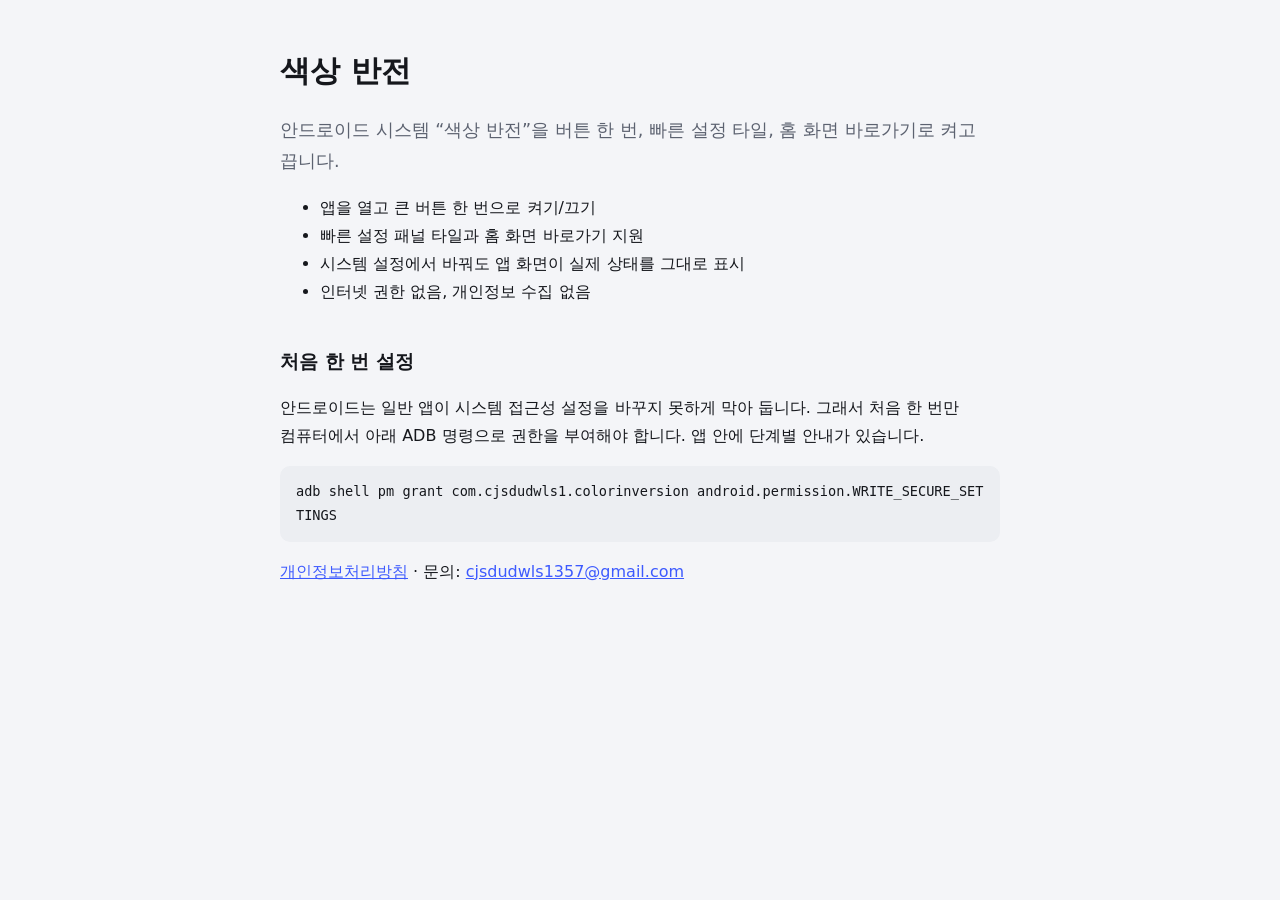
<file: site/index.html>
<!doctype html>
<html lang="ko">
<head>
<meta charset="utf-8">
<meta name="viewport" content="width=device-width, initial-scale=1">
<title>색상 반전</title>
<link rel="stylesheet" href="style.css">
</head>
<body>
<main class="wrap">
  <h1>색상 반전</h1>
  <p class="lead">안드로이드 시스템 “색상 반전”을 버튼 한 번, 빠른 설정 타일, 홈 화면 바로가기로 켜고 끕니다.</p>
  <ul>
    <li>앱을 열고 큰 버튼 한 번으로 켜기/끄기</li>
    <li>빠른 설정 패널 타일과 홈 화면 바로가기 지원</li>
    <li>시스템 설정에서 바꿔도 앱 화면이 실제 상태를 그대로 표시</li>
    <li>인터넷 권한 없음, 개인정보 수집 없음</li>
  </ul>
  <h2>처음 한 번 설정</h2>
  <p>안드로이드는 일반 앱이 시스템 접근성 설정을 바꾸지 못하게 막아 둡니다. 그래서 처음 한 번만 컴퓨터에서 아래 ADB 명령으로 권한을 부여해야 합니다. 앱 안에 단계별 안내가 있습니다.</p>
  <pre>adb shell pm grant com.cjsdudwls1.colorinversion android.permission.WRITE_SECURE_SETTINGS</pre>
  <p><a href="privacy.html">개인정보처리방침</a> · 문의: <a href="mailto:cjsdudwls1357@gmail.com">cjsdudwls1357@gmail.com</a></p>
</main>
</body>
</html>
</file>
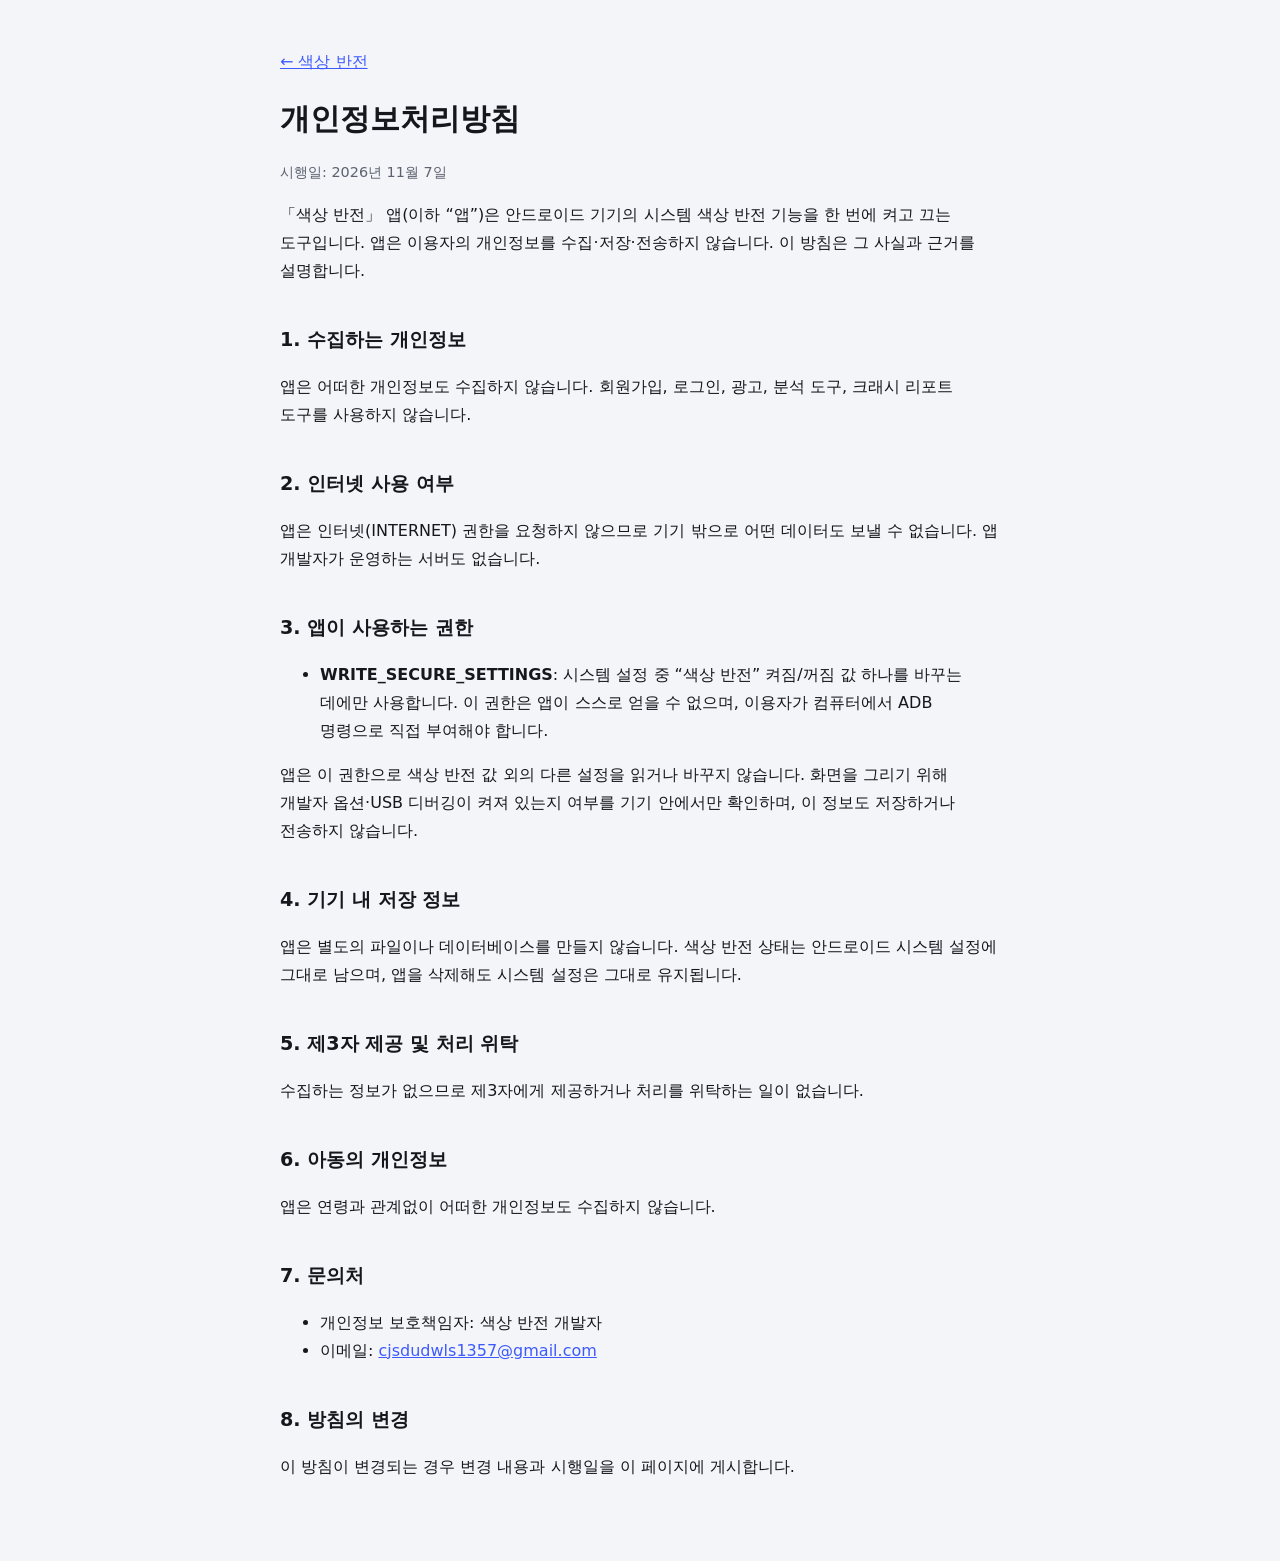
<file: site/privacy.html>
<!doctype html>
<html lang="ko">
<head>
<meta charset="utf-8">
<meta name="viewport" content="width=device-width, initial-scale=1">
<title>개인정보처리방침 - 색상 반전</title>
<link rel="stylesheet" href="style.css">
</head>
<body>
<main class="wrap">
  <p><a href="./">← 색상 반전</a></p>
  <h1>개인정보처리방침</h1>
  <p class="updated">시행일: 2026년 11월 7일</p>

  <p>「색상 반전」 앱(이하 “앱”)은 안드로이드 기기의 시스템 색상 반전 기능을 한 번에 켜고 끄는 도구입니다.
    앱은 이용자의 개인정보를 수집·저장·전송하지 않습니다. 이 방침은 그 사실과 근거를 설명합니다.</p>

  <h2>1. 수집하는 개인정보</h2>
  <p>앱은 어떠한 개인정보도 수집하지 않습니다. 회원가입, 로그인, 광고, 분석 도구, 크래시 리포트 도구를 사용하지 않습니다.</p>

  <h2>2. 인터넷 사용 여부</h2>
  <p>앱은 인터넷(INTERNET) 권한을 요청하지 않으므로 기기 밖으로 어떤 데이터도 보낼 수 없습니다. 앱 개발자가 운영하는 서버도 없습니다.</p>

  <h2>3. 앱이 사용하는 권한</h2>
  <ul>
    <li><strong>WRITE_SECURE_SETTINGS</strong>: 시스템 설정 중 “색상 반전” 켜짐/꺼짐 값 하나를 바꾸는 데에만 사용합니다.
      이 권한은 앱이 스스로 얻을 수 없으며, 이용자가 컴퓨터에서 ADB 명령으로 직접 부여해야 합니다.</li>
  </ul>
  <p>앱은 이 권한으로 색상 반전 값 외의 다른 설정을 읽거나 바꾸지 않습니다. 화면을 그리기 위해 개발자 옵션·USB 디버깅이 켜져 있는지 여부를 기기 안에서만 확인하며, 이 정보도 저장하거나 전송하지 않습니다.</p>

  <h2>4. 기기 내 저장 정보</h2>
  <p>앱은 별도의 파일이나 데이터베이스를 만들지 않습니다. 색상 반전 상태는 안드로이드 시스템 설정에 그대로 남으며, 앱을 삭제해도 시스템 설정은 그대로 유지됩니다.</p>

  <h2>5. 제3자 제공 및 처리 위탁</h2>
  <p>수집하는 정보가 없으므로 제3자에게 제공하거나 처리를 위탁하는 일이 없습니다.</p>

  <h2>6. 아동의 개인정보</h2>
  <p>앱은 연령과 관계없이 어떠한 개인정보도 수집하지 않습니다.</p>

  <h2 id="contact">7. 문의처</h2>
  <ul>
    <li>개인정보 보호책임자: 색상 반전 개발자</li>
    <li>이메일: <a href="mailto:cjsdudwls1357@gmail.com">cjsdudwls1357@gmail.com</a></li>
  </ul>

  <h2>8. 방침의 변경</h2>
  <p>이 방침이 변경되는 경우 변경 내용과 시행일을 이 페이지에 게시합니다.</p>
</main>
</body>
</html>
</file>
<file: site/style.css>
:root {
    --bg: #f4f5f8;
    --card: #ffffff;
    --text: #15171c;
    --text-2: #5c6270;
    --accent: #3d5afe;
    --code: #eceef2;
}
@media (prefers-color-scheme: dark) {
    :root { --bg: #111318; --card: #1a1d24; --text: #eef0f4; --text-2: #a3a9b6; --accent: #8c9eff; --code: #22262f; }
}
* { box-sizing: border-box; }
body {
    margin: 0;
    background: var(--bg);
    color: var(--text);
    font-family: -apple-system, BlinkMacSystemFont, "Apple SD Gothic Neo", "Noto Sans KR", "Malgun Gothic", system-ui, sans-serif;
    line-height: 1.75;
    word-break: keep-all;
}
a { color: var(--accent); }
.wrap { max-width: 760px; margin: 0 auto; padding: 32px 20px 64px; }
h1 { font-size: 1.9rem; margin: 0.4em 0; }
h2 { font-size: 1.2rem; margin-top: 2em; }
.lead { font-size: 1.1rem; color: var(--text-2); }
.updated { color: var(--text-2); font-size: 0.9rem; }
pre { background: var(--code); padding: 14px 16px; border-radius: 10px; overflow-x: auto; font-size: 0.85rem; white-space: pre-wrap; word-break: break-all; }
</file>
